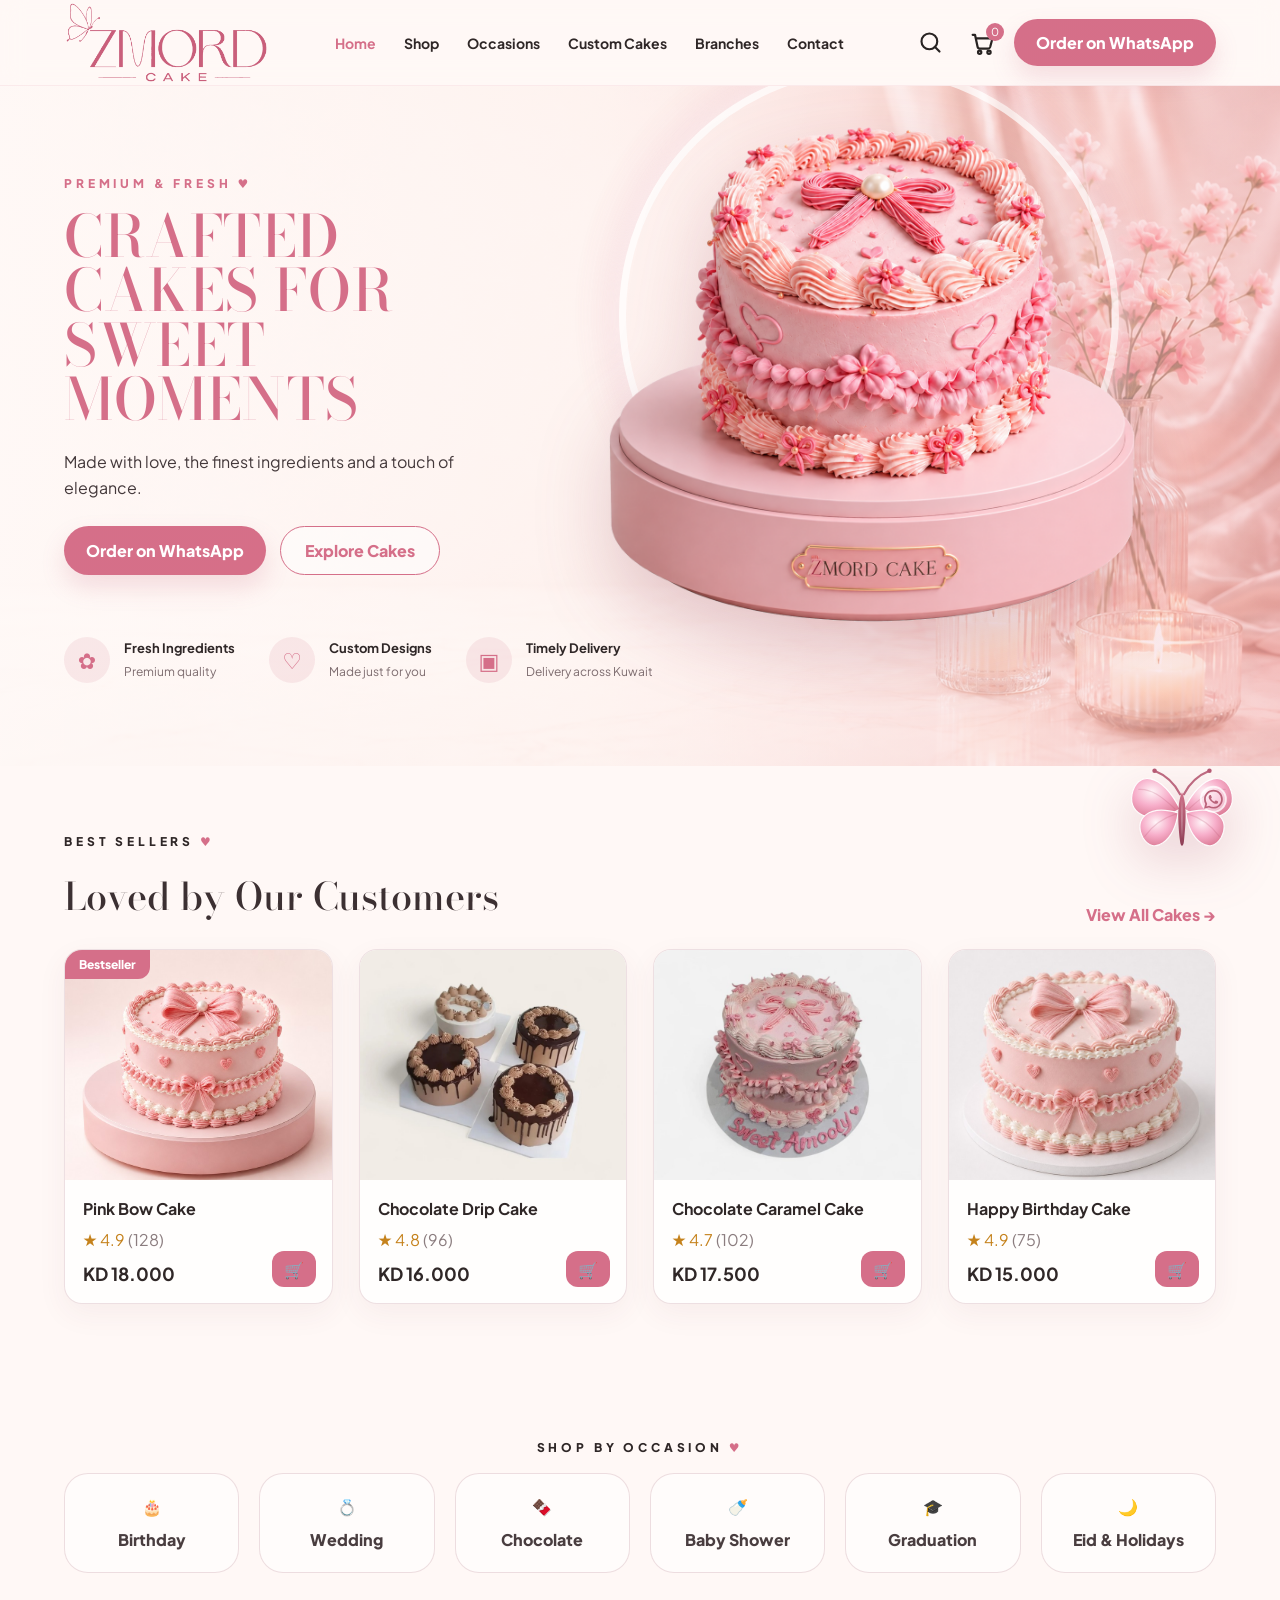
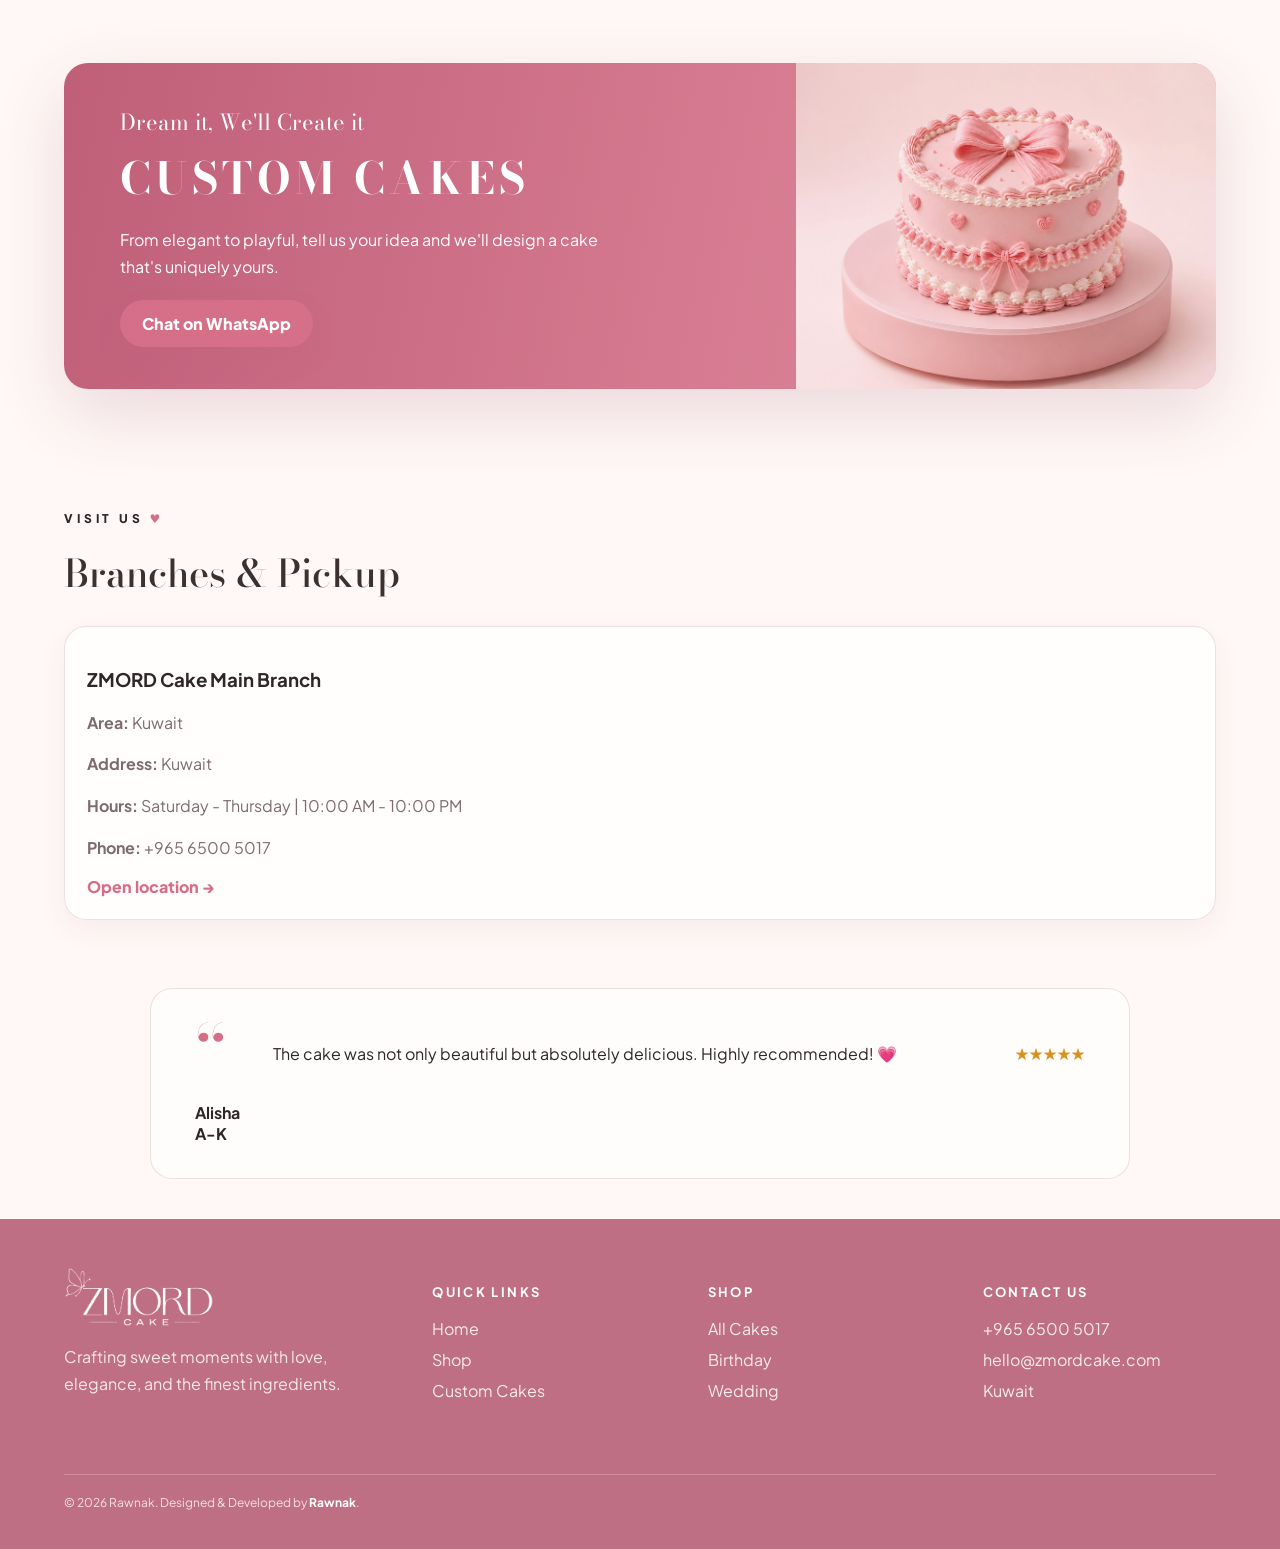
<file: index.html>
<!doctype html><html lang="en"><head><meta charset="UTF-8"/>
  <meta name="viewport" content="width=device-width, initial-scale=1.0"/>
  <meta name="color-scheme" content="light dark"/>
  <meta name="supported-color-schemes" content="light dark"/>
  <meta name="theme-color" content="#fff8f6"/>
  <meta name="theme-color" media="(prefers-color-scheme: dark)" content="#fff8f6"/>
  <link rel="icon" href="assets/favicon.ico" sizes="any">
  <link rel="icon" type="image/png" href="assets/favicon.png">
  <link rel="apple-touch-icon" sizes="180x180" href="assets/apple-touch-icon.png">
  <link rel="preconnect" href="https://fonts.googleapis.com"><link rel="preconnect" href="https://fonts.gstatic.com" crossorigin>
  <link href="https://fonts.googleapis.com/css2?family=Bodoni+Moda:wght@400;500;600;700&family=Plus+Jakarta+Sans:wght@400;500;600;700&family=Cairo:wght@400;600;700;800&display=swap" rel="stylesheet">
  <script>const zmordSystemDark=window.matchMedia&&window.matchMedia("(prefers-color-scheme: dark)").matches;document.documentElement.dataset.theme=zmordSystemDark?"dark":"light";document.documentElement.style.colorScheme="light dark";</script>
  <link rel="stylesheet" href="styles.css"/><title>ZMORD Cake — Sweet Moments</title></head><body>
<main class="page-shell">
<header class="navbar"><a class="brand" href="index.html"><img class="logo-light" data-logo-light src="assets/logo-light.png" alt="ZMORD Cake"><img class="logo-dark" data-logo-dark src="assets/logo-dark.png" alt="ZMORD Cake"></a><nav class="nav-links"><a class="active" href="index.html">Home</a><a href="products.html">Shop</a><a href="#occasions">Occasions</a><a href="#custom">Custom Cakes</a><a href="#branches">Branches</a><a href="#contact">Contact</a></nav><div class="nav-actions"><button class="icon-btn search-btn" aria-label="Search"><svg viewBox="0 0 24 24" aria-hidden="true">
  <circle cx="11" cy="11" r="7"></circle>
  <path d="M20 20l-4.2-4.2"></path>
</svg></button><button class="icon-btn cart" aria-label="Cart"><span data-cart-count>0</span><svg viewBox="0 0 24 24" aria-hidden="true">
  <path d="M4 5h2l2.2 10.2a2 2 0 0 0 2 1.6h6.9a2 2 0 0 0 1.9-1.4L21 8H7"></path>
  <circle cx="10" cy="20" r="1.4"></circle>
  <circle cx="18" cy="20" r="1.4"></circle>
</svg></button><a class="whatsapp-nav" data-whatsapp href="https://wa.me/96565005017" target="_blank">Order on WhatsApp</a></div><button class="menu-btn">☰</button></header>
<section class="hero" data-section="hero"><img class="hero-bg" data-hero-bg src="assets/hero-bg.png" alt=""><div class="petals-layer" aria-hidden="true"></div><div class="hero-content"><div class="hero-copy"><p class="eyebrow"><span data-hero-eyebrow>PREMIUM & FRESH</span> <span>♥</span></p><h1><span data-hero-title>Crafted Cakes for</span><span data-hero-highlight>Sweet Moments</span></h1><p class="subtext" data-hero-text>Made with love, the finest ingredients and a touch of elegance.</p><div class="hero-buttons"><a class="btn primary" data-whatsapp href="https://wa.me/96565005017" target="_blank">Order on WhatsApp</a><a class="btn ghost" href="products.html">Explore Cakes</a></div></div><div class="hero-stage"><div class="light-ring"></div><img class="cake-img" data-hero-cake src="assets/hero-cake.png" alt="Cake"></div></div><div class="trust-row"><article><span>✿</span><strong>Fresh Ingredients</strong><small>Premium quality</small></article><article><span>♡</span><strong>Custom Designs</strong><small>Made just for you</small></article><article><span>▣</span><strong>Timely Delivery</strong><small data-delivery-text>Delivery across Kuwait</small></article></div></section>
<section class="section products" data-section="featured"><div class="section-head"><div><p class="eyebrow">BEST SELLERS <span>♥</span></p><h2>Loved by Our Customers</h2></div><a class="text-link" href="products.html">View All Cakes →</a></div><div class="product-grid" data-featured-products></div></section>
<section class="section" id="occasions" data-section="occasions"><p class="eyebrow center">SHOP BY OCCASION <span>♥</span></p><div class="occasion-grid"><a href="products.html?category=birthday">🎂<span>Birthday</span></a><a href="products.html?category=wedding">💍<span>Wedding</span></a><a href="products.html?category=chocolate">🍫<span>Chocolate</span></a><a href="products.html?category=baby">🍼<span>Baby Shower</span></a><a href="products.html?category=graduation">🎓<span>Graduation</span></a><a href="products.html">🌙<span>Eid & Holidays</span></a></div></section>
<section class="custom-banner" id="custom" data-section="custom"><div><p>Dream it, We'll Create it</p><h2>Custom Cakes</h2><span>From elegant to playful, tell us your idea and we'll design a cake that's uniquely yours.</span><a class="btn primary" data-whatsapp href="https://wa.me/96565005017" target="_blank">Chat on WhatsApp</a></div><img src="assets/product-base.jpg" alt=""></section>
<section class="section" id="branches" data-section="branches"><div class="section-head"><div><p class="eyebrow">VISIT US <span>♥</span></p><h2>Branches & Pickup</h2></div></div><div class="branch-grid" data-branches></div></section>
<section class="section testimonial" data-section="testimonials"><div class="quote">“</div><p>The cake was not only beautiful but absolutely delicious. Highly recommended! 💗</p><div class="rating">★★★★★</div><strong>Alisha A-K</strong></section>
<footer class="footer" id="contact"><div class="footer-logo"><img data-footer-logo src="assets/logo-clean-white.png" alt=""><p>Crafting sweet moments with love, elegance, and the finest ingredients.</p></div><div><h4>Quick Links</h4><a href="index.html">Home</a><a href="products.html">Shop</a><a href="#custom">Custom Cakes</a></div><div><h4>Shop</h4><a href="products.html">All Cakes</a><a href="products.html?category=birthday">Birthday</a><a href="products.html?category=wedding">Wedding</a></div><div><h4>Contact Us</h4><a data-phone href="tel:+96565005017">+965 6500 5017</a><a data-email href="mailto:hello@zmordcake.com">hello@zmordcake.com</a><a href="#branches">Kuwait</a></div><div class="copyright">© 2026 Rawnak. Designed &amp; Developed by <strong>Rawnak</strong>.</div></footer></main>
<div class="modal" data-product-modal></div><div class="drawer" data-order-drawer></div><a class="floating-butterfly-whatsapp" href="https://wa.me/96565005017" target="_blank" rel="noopener" aria-label="Order on WhatsApp" data-butterfly-link>
  <svg class="butterfly-svg" viewBox="0 0 120 100" aria-hidden="true">
    <defs>
      <radialGradient id="wingGradient" cx="42%" cy="34%" r="78%">
        <stop offset="0%" stop-color="#fff5f8" />
        <stop offset="46%" stop-color="#f7aeca" />
        <stop offset="100%" stop-color="#d56f89" />
      </radialGradient>
      <linearGradient id="bodyGradient" x1="0" x2="0" y1="0" y2="1">
        <stop offset="0%" stop-color="#cf7088" />
        <stop offset="100%" stop-color="#8e3f56" />
      </linearGradient>
    </defs>

    <g class="butterfly-core">
      <path class="antenna" d="M58 34 C51 20, 42 14, 32 10" />
      <path class="antenna" d="M62 34 C69 20, 78 14, 88 10" />
      <circle class="antenna-dot" cx="32" cy="10" r="2.3" />
      <circle class="antenna-dot" cx="88" cy="10" r="2.3" />

      <g class="wing-left">
        <path class="wing-shape" d="M58 49 C38 11, 14 10, 9 34 C5 56, 31 66, 58 49Z" />
        <path class="wing-shape" d="M56 53 C26 44, 10 59, 20 78 C31 97, 52 82, 56 53Z" />
        <path class="wing-lines" d="M53 49 C39 36, 28 28, 16 29" />
        <path class="wing-lines" d="M54 54 C38 59, 29 67, 22 77" />
      </g>

      <g class="wing-right">
        <path class="wing-shape" d="M62 49 C82 11, 106 10, 111 34 C115 56, 89 66, 62 49Z" />
        <path class="wing-shape" d="M64 53 C94 44, 110 59, 100 78 C89 97, 68 82, 64 53Z" />
        <path class="wing-lines" d="M67 49 C81 36, 92 28, 104 29" />
        <path class="wing-lines" d="M66 54 C82 59, 91 67, 98 77" />

        <g class="whatsapp-wing-badge">
          <circle class="whatsapp-badge-bg" cx="92" cy="39" r="12.8" />
          <path class="whatsapp-mark" transform="translate(80.2 27.2) scale(.74)" d="M16.03 3C8.88 3 3.08 8.8 3.08 15.95c0 2.28.6 4.5 1.74 6.45L3 29l6.78-1.78a12.86 12.86 0 0 0 6.25 1.6h.01C23.18 28.82 29 23.02 29 15.87 29 8.74 23.18 3 16.03 3Zm0 23.62h-.01c-1.86 0-3.69-.5-5.29-1.45l-.38-.23-4.02 1.05 1.07-3.91-.25-.4a10.66 10.66 0 0 1-1.65-5.73c0-5.82 4.73-10.55 10.56-10.55 2.82 0 5.47 1.1 7.46 3.09a10.48 10.48 0 0 1 3.09 7.43c0 5.82-4.75 10.7-10.58 10.7Zm5.79-7.9c-.32-.16-1.88-.93-2.17-1.04-.29-.1-.5-.16-.72.16-.21.32-.83 1.04-1.02 1.25-.19.21-.38.24-.7.08-.32-.16-1.35-.5-2.57-1.58-.95-.85-1.59-1.9-1.78-2.22-.19-.32-.02-.49.14-.65.15-.15.32-.38.48-.57.16-.19.21-.32.32-.53.1-.21.05-.4-.03-.56-.08-.16-.72-1.73-.98-2.37-.26-.62-.52-.54-.72-.55h-.61c-.21 0-.56.08-.85.4-.29.32-1.12 1.09-1.12 2.66s1.15 3.09 1.31 3.3c.16.21 2.27 3.46 5.5 4.85.77.33 1.37.53 1.84.68.77.25 1.47.21 2.03.13.62-.09 1.88-.77 2.15-1.51.27-.75.27-1.39.19-1.52-.08-.13-.29-.21-.61-.37Z" />
        </g>
      </g>

      <path class="body" d="M60 32 C56 41, 55 55, 58 82 C58.5 88, 61.5 88, 62 82 C65 55, 64 41, 60 32Z" />
      <path class="body-highlight" d="M60 39 C59 52, 59 65, 60 79 C60.8 65, 60.8 52, 60 39Z" />
    </g>
  </svg>
</a><script src="data.js"></script><script src="firebase-config.js"></script><script src="firebase-service.js"></script><script src="script.js"></script></body></html>
</file>
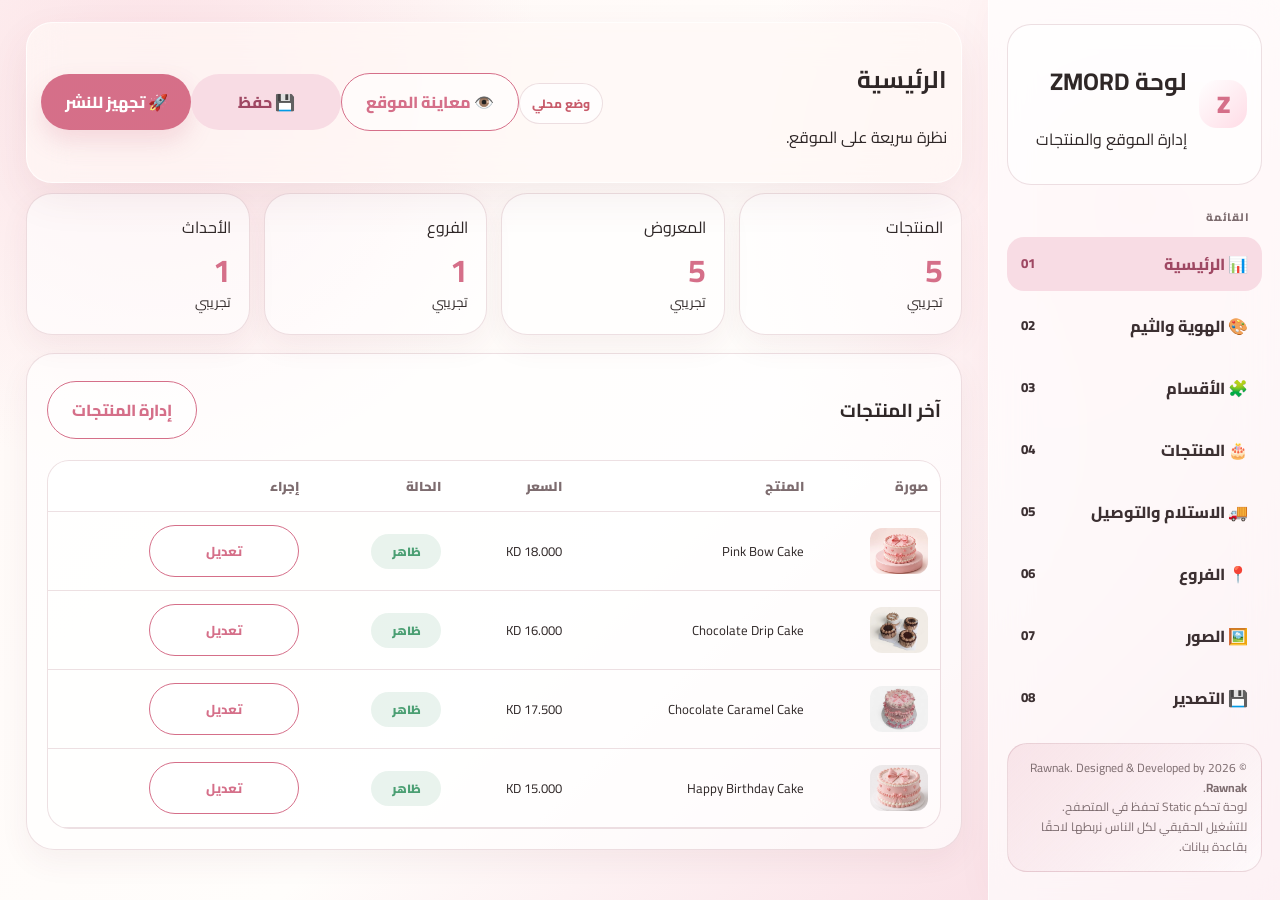
<file: admin.html>
<!doctype html><html lang="ar" dir="rtl"><head><meta charset="UTF-8"/>
  <meta name="viewport" content="width=device-width, initial-scale=1.0"/>
  <meta name="color-scheme" content="light dark"/>
  <meta name="supported-color-schemes" content="light dark"/>
  <meta name="theme-color" content="#fff8f6"/>
  <meta name="theme-color" media="(prefers-color-scheme: dark)" content="#fff8f6"/>
  <link rel="icon" href="assets/favicon.ico" sizes="any">
  <link rel="icon" type="image/png" href="assets/favicon.png">
  <link rel="apple-touch-icon" sizes="180x180" href="assets/apple-touch-icon.png">
  <link rel="preconnect" href="https://fonts.googleapis.com"><link rel="preconnect" href="https://fonts.gstatic.com" crossorigin>
  <link href="https://fonts.googleapis.com/css2?family=Bodoni+Moda:wght@400;500;600;700&family=Plus+Jakarta+Sans:wght@400;500;600;700&family=Cairo:wght@400;600;700;800&display=swap" rel="stylesheet">
  <script>const zmordSystemDark=window.matchMedia&&window.matchMedia("(prefers-color-scheme: dark)").matches;document.documentElement.dataset.theme=zmordSystemDark?"dark":"light";document.documentElement.style.colorScheme="light dark";</script>
  <link rel="stylesheet" href="styles.css"/><title>ZMORD Admin Dashboard</title></head><body class="admin-body">
<div class="admin-app"><aside class="sidebar"><div class="brand-box"><div class="brand-mark">Z</div><div><h1>لوحة ZMORD</h1><p>إدارة الموقع والمنتجات</p></div></div><div class="nav-title">القائمة</div><nav class="admin-nav"><button class="active" data-tab="overview"><span>📊 الرئيسية</span><small>01</small></button><button data-tab="appearance"><span>🎨 الهوية والثيم</span><small>02</small></button><button data-tab="sections"><span>🧩 الأقسام</span><small>03</small></button><button data-tab="products"><span>🎂 المنتجات</span><small>04</small></button><button data-tab="delivery"><span>🚚 الاستلام والتوصيل</span><small>05</small></button><button data-tab="branches"><span>📍 الفروع</span><small>06</small></button><button data-tab="media"><span>🖼️ الصور</span><small>07</small></button><button data-tab="export"><span>💾 التصدير</span><small>08</small></button></nav><div class="sidebar-note">© 2026 Rawnak. Designed &amp; Developed by <strong>Rawnak</strong>.<br>لوحة تحكم Static تحفظ في المتصفح. للتشغيل الحقيقي لكل الناس نربطها لاحقًا بقاعدة بيانات.</div></aside>
<main class="admin-main"><header class="topbar"><div><h2 data-page-title>الرئيسية</h2><p data-page-subtitle>نظرة سريعة على الموقع.</p></div><div class="top-actions"><span class="backend-status offline" data-backend-status>وضع محلي</span><a class="btn ghost" href="index.html" target="_blank">👁️ معاينة الموقع</a><button class="btn soft" data-save>💾 حفظ</button><button class="btn primary" data-open-export>🚀 تجهيز للنشر</button></div></header>
<section class="admin-section active" data-section-admin="overview"><div class="stats-grid" data-stats></div><div class="card"><div class="card-head"><h3>آخر المنتجات</h3><button class="btn ghost" data-jump="products">إدارة المنتجات</button></div><div class="table-wrap"><table><thead><tr><th>صورة</th><th>المنتج</th><th>السعر</th><th>الحالة</th><th>إجراء</th></tr></thead><tbody data-overview-products></tbody></table></div></div></section>
<section class="admin-section" data-section-admin="appearance"><div class="card"><h3>اللوجو والثيم والهيرو</h3><div class="admin-form" data-settings-form></div><div class="top-actions" style="margin-top:14px"><button class="btn primary" data-save-settings>حفظ الإعدادات</button></div></div></section>
<section class="admin-section" data-section-admin="sections"><div class="card"><h3>إظهار وإخفاء الأقسام</h3><div data-sections-form></div></div></section>
<section class="admin-section" data-section-admin="products"><div class="grid-2"><div class="card"><div class="card-head"><h3>إضافة / تعديل منتج</h3><button class="btn ghost" data-clear-product>منتج جديد</button></div><div class="admin-form" data-product-form></div><div class="top-actions" style="margin-top:14px"><button class="btn primary" data-save-product>حفظ المنتج</button><button class="btn danger" data-delete-selected>حذف المحدد</button></div></div><div class="card"><h3>معاينة المنتج</h3><div class="product-preview"><img data-preview-image src="assets/product-base.jpg"><div><h4 data-preview-name>Product name</h4><p data-preview-desc>Description</p><strong data-preview-price>KD 0.000</strong></div></div></div></div><div class="card" style="margin-top:16px"><div class="table-wrap"><table><thead><tr><th>صورة</th><th>الاسم</th><th>القسم</th><th>السعر</th><th>ظهور</th><th>إجراءات</th></tr></thead><tbody data-products-table></tbody></table></div></div></section>
<section class="admin-section" data-section-admin="delivery"><div class="grid-3" data-delivery-list></div></section>
<section class="admin-section" data-section-admin="branches"><div class="grid-2"><div class="card"><h3>إضافة / تعديل فرع</h3><div class="admin-form" data-branch-form></div><div class="top-actions" style="margin-top:14px"><button class="btn primary" data-save-branch>حفظ الفرع</button><button class="btn ghost" data-clear-branch>فرع جديد</button></div></div><div class="card"><h3>الفروع الحالية</h3><div data-branch-list></div></div></div></section>
<section class="admin-section" data-section-admin="media"><div class="card"><h3>مكتبة الصور</h3><div class="media-grid" data-media-grid></div></div></section>
<section class="admin-section" data-section-admin="export"><div class="grid-2"><div class="card"><h3>تصدير البيانات</h3><p>انسخ الناتج وضعه داخل data.js للنشر الدائم.</p><button class="btn primary" data-export>توليد data.js</button><button class="btn danger" data-reset>إرجاع الافتراضي</button></div><div class="card"><h3>الناتج</h3><div class="export-box" data-export-box>اضغط توليد data.js</div></div></div></section></main></div>
<script src="data.js"></script><script src="firebase-config.js"></script><script src="firebase-service.js"></script><script src="admin.js"></script></body></html>
</file>
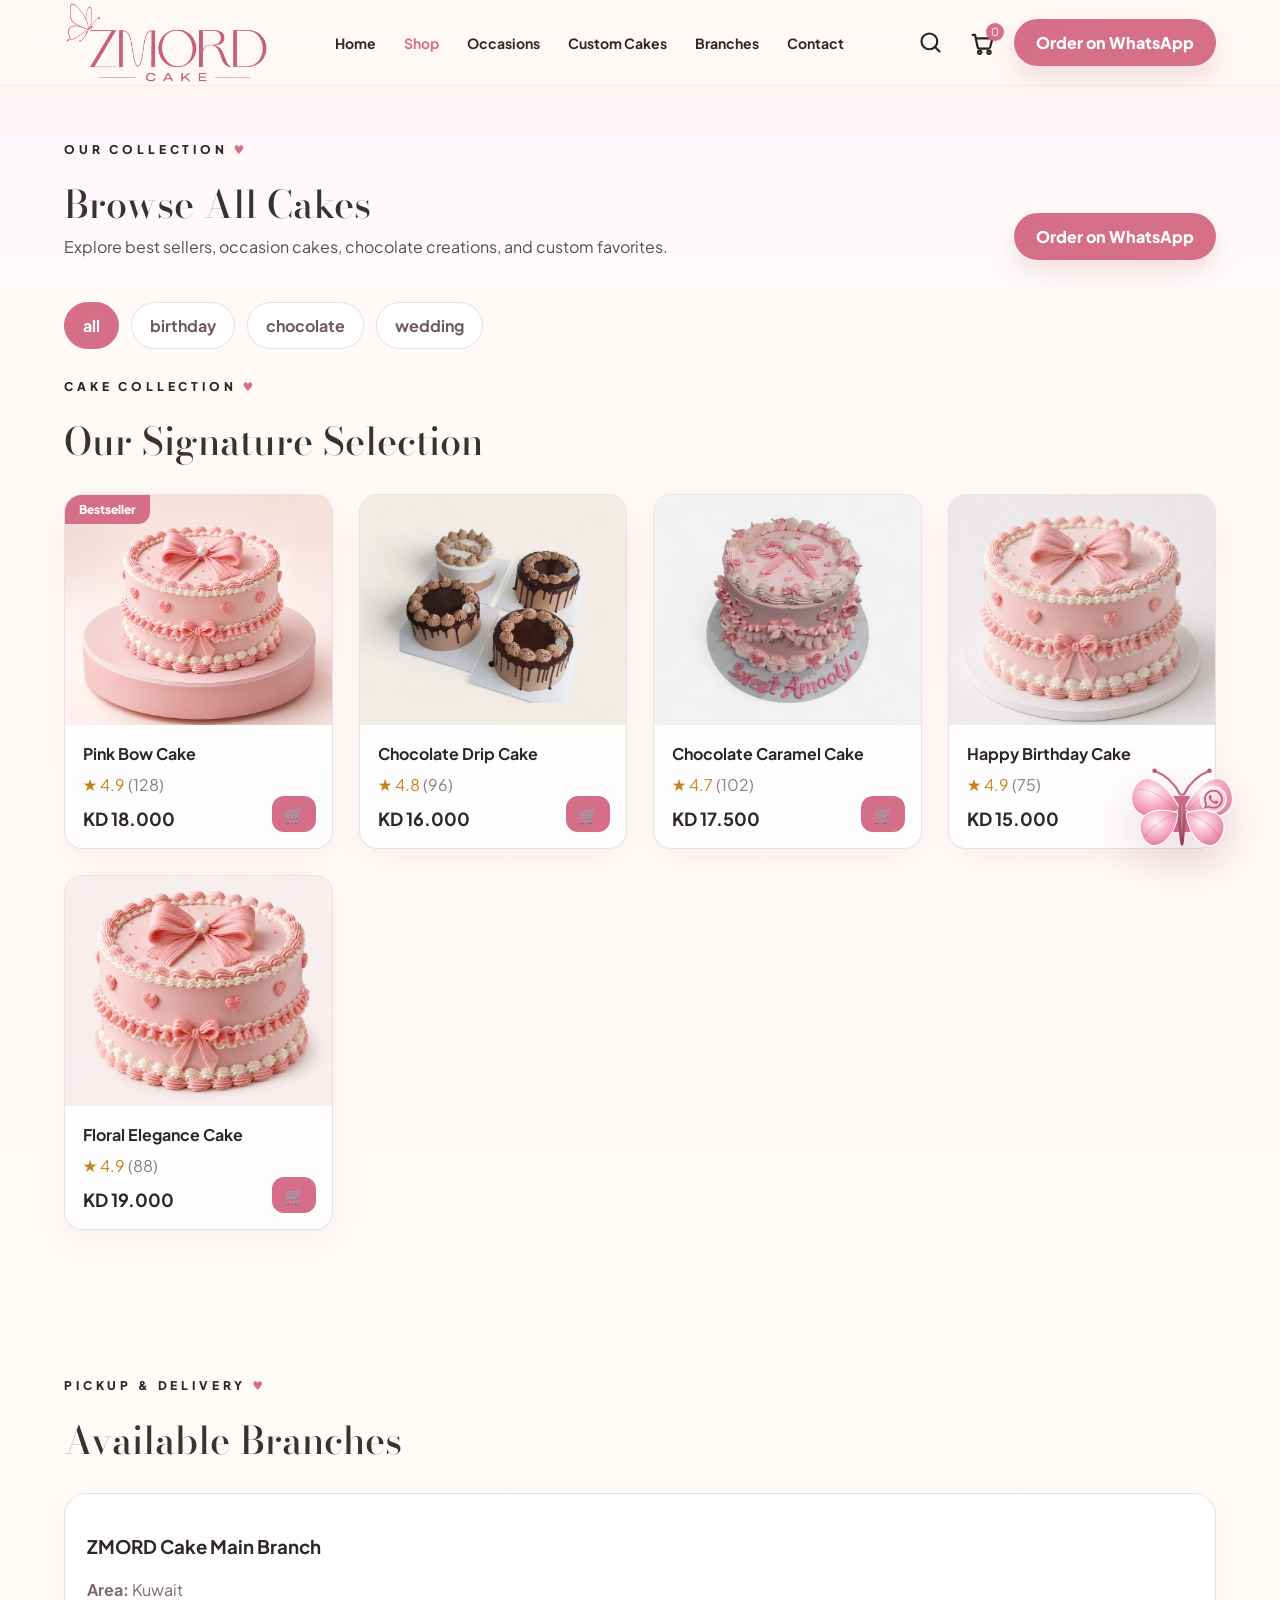
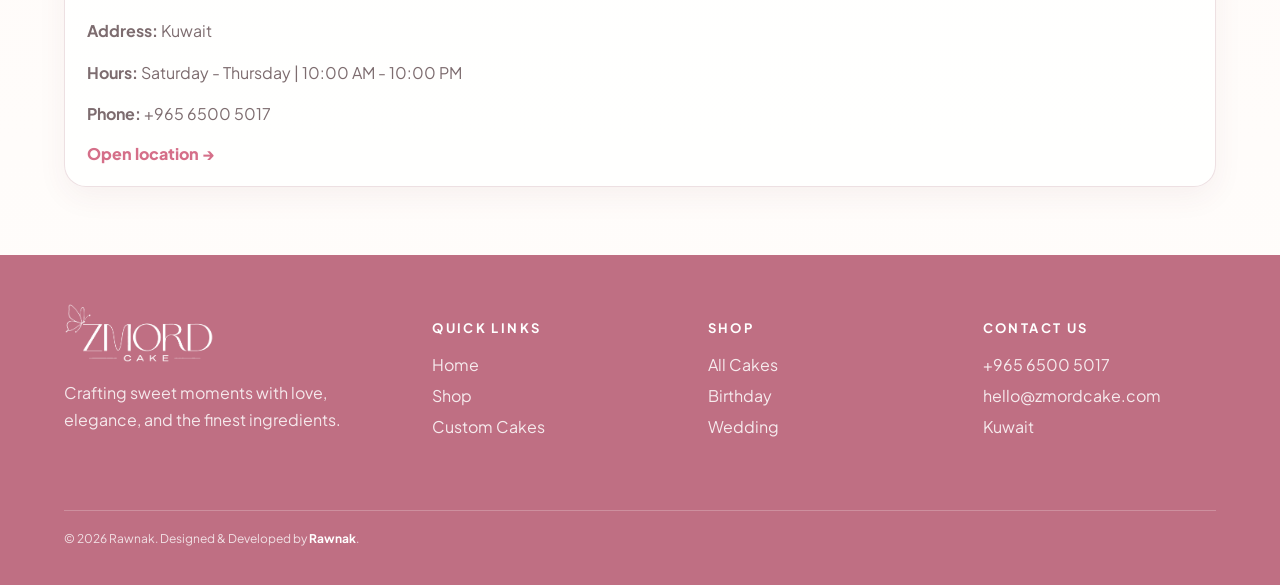
<file: products.html>
<!doctype html><html lang="en"><head><meta charset="UTF-8"/>
  <meta name="viewport" content="width=device-width, initial-scale=1.0"/>
  <meta name="color-scheme" content="light dark"/>
  <meta name="supported-color-schemes" content="light dark"/>
  <meta name="theme-color" content="#fff8f6"/>
  <meta name="theme-color" media="(prefers-color-scheme: dark)" content="#fff8f6"/>
  <link rel="icon" href="assets/favicon.ico" sizes="any">
  <link rel="icon" type="image/png" href="assets/favicon.png">
  <link rel="apple-touch-icon" sizes="180x180" href="assets/apple-touch-icon.png">
  <link rel="preconnect" href="https://fonts.googleapis.com"><link rel="preconnect" href="https://fonts.gstatic.com" crossorigin>
  <link href="https://fonts.googleapis.com/css2?family=Bodoni+Moda:wght@400;500;600;700&family=Plus+Jakarta+Sans:wght@400;500;600;700&family=Cairo:wght@400;600;700;800&display=swap" rel="stylesheet">
  <script>const zmordSystemDark=window.matchMedia&&window.matchMedia("(prefers-color-scheme: dark)").matches;document.documentElement.dataset.theme=zmordSystemDark?"dark":"light";document.documentElement.style.colorScheme="light dark";</script>
  <link rel="stylesheet" href="styles.css"/><title>All Cakes — ZMORD Cake</title></head><body>
<main class="page-shell products-page-shell"><header class="navbar inner-navbar"><a class="brand" href="index.html"><img class="logo-light" data-logo-light src="assets/logo-light.png" alt=""><img class="logo-dark" data-logo-dark src="assets/logo-dark.png" alt=""></a><nav class="nav-links"><a href="index.html">Home</a><a class="active" href="products.html">Shop</a><a href="index.html#occasions">Occasions</a><a href="index.html#custom">Custom Cakes</a><a href="index.html#branches">Branches</a><a href="#contact">Contact</a></nav><div class="nav-actions"><button class="icon-btn search-btn" aria-label="Search"><svg viewBox="0 0 24 24" aria-hidden="true">
  <circle cx="11" cy="11" r="7"></circle>
  <path d="M20 20l-4.2-4.2"></path>
</svg></button><button class="icon-btn cart" aria-label="Cart"><span data-cart-count>0</span><svg viewBox="0 0 24 24" aria-hidden="true">
  <path d="M4 5h2l2.2 10.2a2 2 0 0 0 2 1.6h6.9a2 2 0 0 0 1.9-1.4L21 8H7"></path>
  <circle cx="10" cy="20" r="1.4"></circle>
  <circle cx="18" cy="20" r="1.4"></circle>
</svg></button><a class="whatsapp-nav" data-whatsapp href="https://wa.me/96565005017" target="_blank">Order on WhatsApp</a></div><button class="menu-btn">☰</button></header>
<section class="products-hero"><div><p class="eyebrow">OUR COLLECTION <span>♥</span></p><h1>Browse All Cakes</h1><p>Explore best sellers, occasion cakes, chocolate creations, and custom favorites.</p></div><a class="btn primary" data-whatsapp href="https://wa.me/96565005017" target="_blank">Order on WhatsApp</a></section><section class="section filters-bar"><div class="filter-chip-row" data-filters></div></section><section class="section products full-products"><div class="section-head"><div><p class="eyebrow">CAKE COLLECTION <span>♥</span></p><h2>Our Signature Selection</h2></div></div><div class="product-grid all-grid" data-all-products></div></section><section class="section" data-section="branches"><div class="section-head"><div><p class="eyebrow">PICKUP & DELIVERY <span>♥</span></p><h2>Available Branches</h2></div></div><div class="branch-grid" data-branches></div></section><footer class="footer" id="contact"><div class="footer-logo"><img data-footer-logo src="assets/logo-clean-white.png" alt=""><p>Crafting sweet moments with love, elegance, and the finest ingredients.</p></div><div><h4>Quick Links</h4><a href="index.html">Home</a><a href="products.html">Shop</a><a href="index.html#custom">Custom Cakes</a></div><div><h4>Shop</h4><a href="products.html">All Cakes</a><a href="?category=birthday">Birthday</a><a href="?category=wedding">Wedding</a></div><div><h4>Contact Us</h4><a data-phone href="tel:+96565005017">+965 6500 5017</a><a data-email href="mailto:hello@zmordcake.com">hello@zmordcake.com</a><a href="#">Kuwait</a></div><div class="copyright">© 2026 Rawnak. Designed &amp; Developed by <strong>Rawnak</strong>.</div></footer></main>
<div class="modal" data-product-modal></div><div class="drawer" data-order-drawer></div><a class="floating-butterfly-whatsapp" href="https://wa.me/96565005017" target="_blank" rel="noopener" aria-label="Order on WhatsApp" data-butterfly-link>
  <svg class="butterfly-svg" viewBox="0 0 120 100" aria-hidden="true">
    <defs>
      <radialGradient id="wingGradient" cx="42%" cy="34%" r="78%">
        <stop offset="0%" stop-color="#fff5f8" />
        <stop offset="46%" stop-color="#f7aeca" />
        <stop offset="100%" stop-color="#d56f89" />
      </radialGradient>
      <linearGradient id="bodyGradient" x1="0" x2="0" y1="0" y2="1">
        <stop offset="0%" stop-color="#cf7088" />
        <stop offset="100%" stop-color="#8e3f56" />
      </linearGradient>
    </defs>

    <g class="butterfly-core">
      <path class="antenna" d="M58 34 C51 20, 42 14, 32 10" />
      <path class="antenna" d="M62 34 C69 20, 78 14, 88 10" />
      <circle class="antenna-dot" cx="32" cy="10" r="2.3" />
      <circle class="antenna-dot" cx="88" cy="10" r="2.3" />

      <g class="wing-left">
        <path class="wing-shape" d="M58 49 C38 11, 14 10, 9 34 C5 56, 31 66, 58 49Z" />
        <path class="wing-shape" d="M56 53 C26 44, 10 59, 20 78 C31 97, 52 82, 56 53Z" />
        <path class="wing-lines" d="M53 49 C39 36, 28 28, 16 29" />
        <path class="wing-lines" d="M54 54 C38 59, 29 67, 22 77" />
      </g>

      <g class="wing-right">
        <path class="wing-shape" d="M62 49 C82 11, 106 10, 111 34 C115 56, 89 66, 62 49Z" />
        <path class="wing-shape" d="M64 53 C94 44, 110 59, 100 78 C89 97, 68 82, 64 53Z" />
        <path class="wing-lines" d="M67 49 C81 36, 92 28, 104 29" />
        <path class="wing-lines" d="M66 54 C82 59, 91 67, 98 77" />

        <g class="whatsapp-wing-badge">
          <circle class="whatsapp-badge-bg" cx="92" cy="39" r="12.8" />
          <path class="whatsapp-mark" transform="translate(80.2 27.2) scale(.74)" d="M16.03 3C8.88 3 3.08 8.8 3.08 15.95c0 2.28.6 4.5 1.74 6.45L3 29l6.78-1.78a12.86 12.86 0 0 0 6.25 1.6h.01C23.18 28.82 29 23.02 29 15.87 29 8.74 23.18 3 16.03 3Zm0 23.62h-.01c-1.86 0-3.69-.5-5.29-1.45l-.38-.23-4.02 1.05 1.07-3.91-.25-.4a10.66 10.66 0 0 1-1.65-5.73c0-5.82 4.73-10.55 10.56-10.55 2.82 0 5.47 1.1 7.46 3.09a10.48 10.48 0 0 1 3.09 7.43c0 5.82-4.75 10.7-10.58 10.7Zm5.79-7.9c-.32-.16-1.88-.93-2.17-1.04-.29-.1-.5-.16-.72.16-.21.32-.83 1.04-1.02 1.25-.19.21-.38.24-.7.08-.32-.16-1.35-.5-2.57-1.58-.95-.85-1.59-1.9-1.78-2.22-.19-.32-.02-.49.14-.65.15-.15.32-.38.48-.57.16-.19.21-.32.32-.53.1-.21.05-.4-.03-.56-.08-.16-.72-1.73-.98-2.37-.26-.62-.52-.54-.72-.55h-.61c-.21 0-.56.08-.85.4-.29.32-1.12 1.09-1.12 2.66s1.15 3.09 1.31 3.3c.16.21 2.27 3.46 5.5 4.85.77.33 1.37.53 1.84.68.77.25 1.47.21 2.03.13.62-.09 1.88-.77 2.15-1.51.27-.75.27-1.39.19-1.52-.08-.13-.29-.21-.61-.37Z" />
        </g>
      </g>

      <path class="body" d="M60 32 C56 41, 55 55, 58 82 C58.5 88, 61.5 88, 62 82 C65 55, 64 41, 60 32Z" />
      <path class="body-highlight" d="M60 39 C59 52, 59 65, 60 79 C60.8 65, 60.8 52, 60 39Z" />
    </g>
  </svg>
</a><script src="data.js"></script><script src="firebase-config.js"></script><script src="firebase-service.js"></script><script src="script.js"></script></body></html>
</file>
<file: styles.css>
:root,:root[data-theme="light"],:root[data-theme="dark"]{color-scheme:light dark;--rose:#d56f89;--rose-dark:#9f4863;--rose-soft:#f8dce4;--cream:#fff8f6;--ivory:#fffdfb;--text:#2f2727;--muted:#7d6c6f;--line:rgba(154,82,101,.18);--shadow:0 24px 70px rgba(132,58,78,.16);--card:rgba(255,255,255,.76);--soft:rgba(255,255,255,.52);--footer:#bf6f83;--good:#4b9f73;--danger:#c85c6b}
@media(prefers-color-scheme:dark){:root{--rose:#d56f89;--rose-dark:#9f4863;--rose-soft:#f8dce4;--cream:#fff8f6;--ivory:#fffdfb;--text:#2f2727;--muted:#7d6c6f;--line:rgba(154,82,101,.18);--shadow:0 24px 70px rgba(132,58,78,.16);--card:rgba(255,255,255,.76);--soft:rgba(255,255,255,.52);--footer:#bf6f83}}
*{box-sizing:border-box;forced-color-adjust:none}html{scroll-behavior:smooth;background:var(--cream)!important;color-scheme:light dark}body{margin:0;background:var(--cream)!important;color:var(--text)!important;font-family:"Plus Jakarta Sans","Cairo",system-ui,sans-serif}img,svg,video,canvas{max-width:100%;display:block;filter:none!important;mix-blend-mode:normal!important}a{text-decoration:none;color:inherit}button,input,textarea,select{font:inherit;color-scheme:light dark}button{cursor:pointer}.hidden{display:none!important}
.navbar{position:relative;z-index:20;height:86px;display:flex;align-items:center;gap:28px;padding:0 clamp(18px,5vw,92px);background:rgba(255,248,246,.72);backdrop-filter:blur(12px);border-bottom:1px solid rgba(213,111,137,.1)}.brand{width:205px;display:block;flex:0 0 auto}.brand img{width:100%;height:auto}.logo-dark{display:none}:root[data-theme=dark] .logo-light{display:none!important}:root[data-theme=dark] .logo-dark{display:block!important}@media(prefers-color-scheme:dark){.logo-light{display:none!important}.logo-dark{display:block!important}}
.nav-links{display:flex;align-items:center;gap:28px;margin-inline:auto;font-weight:700;font-size:14px}.nav-links a.active,.nav-links a:hover{color:var(--rose)}.nav-actions{display:flex;align-items:center;gap:12px}.icon-btn{width:40px;height:40px;border:0;background:transparent;display:grid;place-items:center;position:relative}.cart span{position:absolute;right:-2px;top:0;width:18px;height:18px;background:var(--rose);color:#fff;border-radius:50%;font-size:11px;display:grid;place-items:center}.whatsapp-nav,.btn.primary{background:linear-gradient(135deg,var(--rose),#d66f88);color:#fff!important;border:0;border-radius:999px;padding:13px 22px;font-weight:800;box-shadow:0 12px 25px rgba(201,95,123,.18)}.menu-btn{display:none;border:0;background:transparent;font-size:26px;color:var(--text)}
.hero{position:relative;min-height:680px;padding:28px clamp(18px,5vw,92px) 40px;background:linear-gradient(90deg,#fff9f7 0%,#fff6f4 48%,#f7cdd3 100%)!important;overflow:hidden}.hero-bg{position:absolute;inset:0;width:100%;height:100%;object-fit:cover;opacity:.72;z-index:0}.hero:after{content:"";position:absolute;inset:0;background:linear-gradient(90deg,rgba(255,250,248,.93),rgba(255,248,246,.66) 46%,rgba(246,204,211,.30));z-index:1}.hero-content,.trust-row{position:relative;z-index:3}.hero-content{display:grid;grid-template-columns:minmax(390px,38%) minmax(560px,62%);align-items:center;min-height:500px;gap:20px}.eyebrow{font-size:12px;letter-spacing:.32em;font-weight:800;color:var(--text)!important;margin:0 0 18px;text-transform:uppercase}.eyebrow span{color:var(--rose)}.hero h1{font-family:"Bodoni Moda",Georgia,serif;font-size:clamp(58px,4.15vw,76px);line-height:.94;font-weight:500;text-transform:uppercase;letter-spacing:.01em;margin:0;color:var(--text)!important;max-width:590px}.hero h1 span{display:block;color:var(--rose)!important}.subtext{font-size:16px;line-height:1.65;color:#44393b!important;max-width:460px;margin:22px 0 24px}.hero-buttons{display:flex;gap:14px;flex-wrap:wrap}.btn{display:inline-flex;align-items:center;justify-content:center;gap:10px;border-radius:999px;padding:13px 24px;font-weight:800;min-width:150px;border:0}.btn.ghost{border:1px solid var(--rose);color:var(--rose)!important;background:rgba(255,255,255,.5)}.btn.soft{background:var(--rose-soft);color:var(--rose-dark)}.btn.danger{background:rgba(200,92,107,.12);color:var(--danger)}.btn.small{padding:9px 14px;min-width:0;font-size:13px}
.hero-stage{position:relative;min-height:460px;display:grid;place-items:center}.cake-img{position:relative;width:min(650px,88%);filter:drop-shadow(0 32px 36px rgba(141,57,80,.22))!important;z-index:2;animation:floatCake 6s ease-in-out infinite}.light-ring{position:absolute;width:min(500px,42vw);aspect-ratio:1;border:7px solid rgba(255,255,255,.86);border-radius:50%;box-shadow:0 0 30px rgba(255,255,255,.9),0 0 45px rgba(215,111,137,.45);transform:translateY(-12%);opacity:.82}.trust-row{display:flex;gap:34px}.trust-row article{display:grid;grid-template-columns:46px auto;column-gap:14px;align-items:center}.trust-row span{grid-row:1/3;width:46px;height:46px;border-radius:50%;display:grid;place-items:center;background:rgba(201,95,123,.11);color:var(--rose);font-size:22px}.trust-row strong{font-size:13px}.trust-row small{color:var(--muted);font-size:12px}
.section{padding:68px clamp(18px,5vw,92px)}.section-head{display:flex;justify-content:space-between;align-items:end;margin-bottom:24px;gap:20px}.section h2,.products-hero h1{font-family:"Bodoni Moda",Georgia,serif;font-size:38px;margin:0;color:#3c3032!important;font-weight:500}.text-link{font-weight:800;color:var(--rose)!important}.product-grid{display:grid;grid-template-columns:repeat(4,minmax(0,1fr));gap:26px}.product-card{position:relative;background:var(--card)!important;border:1px solid var(--line);border-radius:18px;overflow:hidden;box-shadow:0 10px 30px rgba(116,52,68,.06);transition:.35s;color:var(--text)!important}.product-card:hover{transform:translateY(-5px);box-shadow:var(--shadow)}.product-card.bestseller:before{content:"Bestseller";position:absolute;top:0;left:0;background:var(--rose);color:#fff;padding:7px 14px;border-radius:0 0 12px 0;font-size:12px;font-weight:800;z-index:2}.product-card img{width:100%;height:230px;object-fit:cover;background:#fff;cursor:pointer}.product-info{position:relative;padding:18px}.product-info h3{margin:0 0 10px;font-size:16px}.product-info p{margin:0 0 12px;color:#c5821c}.product-info p span{color:#8b7d7f}.product-info strong{font-size:18px}.product-info button{position:absolute;right:16px;bottom:16px;width:44px;height:36px;border:0;border-radius:12px;background:var(--rose);color:#fff}.center{text-align:center}.occasion-grid{display:grid;grid-template-columns:repeat(6,1fr);gap:20px}.occasion-grid a{display:flex;flex-direction:column;align-items:center;gap:12px;padding:22px 14px;background:var(--soft)!important;border:1px solid var(--line);border-radius:24px;color:#493d3f!important;font-weight:800}.occasion-grid a:first-letter{font-size:30px}
.custom-banner{margin:22px clamp(18px,5vw,92px) 54px;border-radius:24px;min-height:210px;display:grid;grid-template-columns:1fr 420px;align-items:center;overflow:hidden;background:linear-gradient(100deg,#bf5f78,#e68fa2)!important;color:#fff!important;box-shadow:var(--shadow)}.custom-banner>div{padding:42px 56px}.custom-banner p{margin:0 0 5px;font-family:"Bodoni Moda",serif;font-size:22px}.custom-banner h2{margin:0 0 14px;text-transform:uppercase;font-family:"Bodoni Moda",serif;font-size:44px;letter-spacing:.1em}.custom-banner span{display:block;max-width:500px;line-height:1.7;margin-bottom:20px}.custom-banner img{width:100%;height:100%;object-fit:cover;opacity:.86}.branch-grid{display:grid;grid-template-columns:repeat(auto-fit,minmax(260px,1fr));gap:18px}.branch-card{background:var(--card);border:1px solid var(--line);border-radius:22px;padding:22px;box-shadow:0 10px 30px rgba(116,52,68,.06)}.branch-card p{color:var(--muted);line-height:1.6}.testimonial{max-width:980px;margin:0 auto 40px;padding:34px 44px;border:1px solid var(--line);border-radius:22px;background:rgba(255,255,255,.62)!important;display:grid;grid-template-columns:60px 1fr auto;gap:18px;align-items:center}.quote{font-family:"Bodoni Moda",serif;font-size:76px;color:var(--rose);line-height:.8}.rating{color:#d8911d}.footer{display:grid;grid-template-columns:1.4fr repeat(3,1fr);gap:42px;background:var(--footer)!important;color:#fff!important;padding:48px clamp(18px,5vw,92px) 36px}.footer img{width:150px}.footer p{max-width:280px;line-height:1.7;color:rgba(255,255,255,.84)!important}.footer h4{letter-spacing:.18em;text-transform:uppercase;font-size:13px}.footer a{display:block;color:rgba(255,255,255,.86)!important;margin:10px 0}
.products-page-shell{background:linear-gradient(180deg,#fff8f6 0%,#fffdfb 100%)!important}.inner-navbar{position:sticky;top:0}.products-hero{display:flex;align-items:end;justify-content:space-between;gap:30px;padding:56px clamp(18px,5vw,92px) 28px;background:linear-gradient(180deg,rgba(255,245,246,.94),rgba(255,252,251,.92))}.products-hero p:last-child{max-width:640px;color:#5a4b4f;line-height:1.7;margin:0}.filters-bar{padding-top:14px;padding-bottom:6px}.filter-chip-row{display:flex;gap:12px;flex-wrap:wrap}.filter-chip{padding:12px 18px;border-radius:999px;border:1px solid var(--line);background:#fff;color:#6f5960;font-weight:700}.filter-chip.active,.filter-chip:hover{background:var(--rose);border-color:var(--rose);color:#fff}.full-products{padding-top:24px;padding-bottom:80px}
.modal,.drawer{position:fixed;inset:0;z-index:95;display:none}.modal.active{display:grid;place-items:center;padding:18px}.modal:before,.drawer-backdrop{content:"";position:absolute;inset:0;background:rgba(47,39,39,.32);backdrop-filter:blur(4px)}.modal-card{position:relative;background:var(--ivory);border-radius:24px;box-shadow:var(--shadow);width:min(880px,96vw);max-height:90vh;overflow:auto;display:grid;grid-template-columns:1fr 1fr}.modal-card>img{width:100%;height:100%;object-fit:cover}.modal-content{padding:26px}.modal-close,.drawer-close{position:absolute;right:16px;top:12px;border:0;background:rgba(255,255,255,.8);font-size:30px;border-radius:50%;width:42px;height:42px}.specs{padding-left:18px;color:var(--muted);line-height:1.8}.drawer.active{display:block}.drawer-panel{position:absolute;right:0;top:0;height:100%;width:min(430px,92vw);background:var(--ivory);box-shadow:-20px 0 50px rgba(0,0,0,.15);padding:24px;overflow:auto}.form-grid{display:grid;gap:12px;margin-top:18px}.form-grid input,.form-grid textarea,.form-grid select{width:100%;border:1px solid var(--line);border-radius:14px;padding:13px 14px;background:#fff;color:var(--text)}
.floating-butterfly-whatsapp{position:fixed;right:34px;bottom:34px;width:128px;height:112px;z-index:40;display:grid;place-items:center;filter:drop-shadow(0 18px 26px rgba(156,61,86,.22))!important}.butterfly-svg{width:118px;height:98px;overflow:visible}.butterfly-core{transform-origin:60px 54px;animation:floatButterfly 4s ease-in-out infinite}.wing-left{transform-origin:58px 52px;animation:flapLeft .82s ease-in-out infinite}.wing-right{transform-origin:62px 52px;animation:flapRight .82s ease-in-out infinite}.wing-shape{fill:url(#wingGradient);stroke:rgba(255,255,255,.92);stroke-width:1.2}.wing-lines{fill:none;stroke:rgba(181,81,108,.22);stroke-width:1.2;stroke-linecap:round}.body{fill:url(#bodyGradient)}.body-highlight{fill:rgba(255,255,255,.35)}.antenna{fill:none;stroke:#b65a73;stroke-width:2.2;stroke-linecap:round;opacity:.9}.antenna-dot{fill:#b65a73}.whatsapp-wing-badge{transform-origin:93px 40px;animation:badgePulse 3.2s ease-in-out infinite;opacity:.96}.whatsapp-badge-bg{fill:rgba(255,255,255,.42);stroke:rgba(255,255,255,.78);stroke-width:2}.whatsapp-mark{fill:#b85f76}
.admin-body{font-family:"Cairo",system-ui,sans-serif;overflow:hidden;background:radial-gradient(circle at 12% 10%,rgba(245,185,202,.38),transparent 28%),radial-gradient(circle at 88% 22%,rgba(255,227,232,.82),transparent 30%),linear-gradient(135deg,#fff8f6,#fffdfb 54%,#f8d6df)!important}.admin-app{min-height:100vh;display:grid;grid-template-columns:292px 1fr}.sidebar{background:rgba(255,255,255,.66);border-left:1px solid rgba(255,255,255,.76);box-shadow:18px 0 50px rgba(132,58,78,.08);padding:24px 18px;backdrop-filter:blur(20px)}.brand-box{display:flex;align-items:center;gap:12px;padding:14px;border-radius:24px;background:rgba(255,255,255,.64);border:1px solid var(--line);margin-bottom:18px}.brand-mark{width:48px;height:48px;border-radius:18px;display:grid;place-items:center;background:linear-gradient(135deg,#fff,#ffdce6);color:var(--rose);font-weight:900;font-size:24px}.nav-title{margin:22px 12px 10px;color:var(--muted);font-size:11px;font-weight:800;letter-spacing:.08em;text-transform:uppercase}.admin-nav{display:grid;gap:8px}.admin-nav button{border:0;width:100%;text-align:right;display:flex;align-items:center;justify-content:space-between;gap:10px;border-radius:17px;padding:12px 14px;background:transparent;color:#3c3032;font-weight:800}.admin-nav button:hover,.admin-nav button.active{background:var(--rose-soft);color:var(--rose-dark)}.sidebar-note{margin-top:18px;padding:14px;border-radius:20px;background:linear-gradient(135deg,rgba(213,111,137,.14),rgba(255,255,255,.58));border:1px solid var(--line);color:var(--muted);font-size:12px;line-height:1.65}.admin-main{height:100vh;overflow:auto;padding:22px 26px 48px}.topbar{position:sticky;top:0;z-index:10;display:flex;align-items:center;justify-content:space-between;gap:16px;padding:14px;margin:-8px 0 18px;border-radius:26px;background:rgba(255,248,246,.72);border:1px solid rgba(255,255,255,.72);backdrop-filter:blur(18px);box-shadow:0 16px 40px rgba(132,58,78,.08)}.admin-section{display:none;animation:fadeUp .32s ease both}.admin-section.active{display:block}@keyframes fadeUp{from{opacity:0;transform:translateY(10px)}to{opacity:1;transform:none}}.stats-grid{display:grid;grid-template-columns:repeat(4,minmax(0,1fr));gap:14px;margin-bottom:18px}.stat{min-height:118px;border-radius:26px;padding:18px;background:rgba(255,255,255,.64);border:1px solid var(--line);box-shadow:0 12px 30px rgba(116,52,68,.06);position:relative;overflow:hidden}.stat strong{display:block;margin-top:12px;font-size:32px;color:var(--rose);line-height:1}.grid-2{display:grid;grid-template-columns:1.1fr .9fr;gap:16px;align-items:start}.grid-3{display:grid;grid-template-columns:repeat(3,minmax(0,1fr));gap:14px}.card{background:rgba(255,255,255,.66);border:1px solid var(--line);border-radius:28px;box-shadow:0 12px 30px rgba(116,52,68,.06);padding:20px}.card-head{display:flex;align-items:center;justify-content:space-between;gap:12px;margin-bottom:14px}.admin-form{display:grid;grid-template-columns:repeat(2,minmax(0,1fr));gap:12px}.admin-form label{display:grid;gap:7px;font-weight:800}.admin-form input,.admin-form textarea,.admin-form select{width:100%;border:1px solid var(--line);border-radius:16px;background:rgba(255,255,255,.78);color:var(--text);outline:none;padding:12px 14px}.admin-form textarea{min-height:96px;resize:vertical}.full{grid-column:1/-1}.switch-row{display:flex;align-items:center;justify-content:space-between;gap:12px;padding:13px 14px;border-radius:18px;background:rgba(255,255,255,.52);border:1px solid var(--line);margin-bottom:10px}.toggle{width:54px;height:30px;border-radius:999px;border:0;background:#ead5da;position:relative}.toggle:after{content:"";position:absolute;top:4px;right:4px;width:22px;height:22px;border-radius:50%;background:#fff;box-shadow:0 6px 14px rgba(0,0,0,.12);transition:.2s}.toggle.on{background:var(--rose)}.toggle.on:after{right:28px}.table-wrap{overflow:auto;border-radius:22px;border:1px solid var(--line);background:rgba(255,255,255,.45)}table{width:100%;border-collapse:collapse;min-width:780px}th,td{padding:13px 12px;border-bottom:1px solid var(--line);text-align:right;font-size:13px}th{color:var(--muted);font-weight:900;background:rgba(255,255,255,.46)}td img{width:58px;height:46px;border-radius:12px;object-fit:cover}.pill{display:inline-flex;align-items:center;justify-content:center;min-width:70px;padding:6px 10px;border-radius:999px;font-size:12px;font-weight:900}.pill.on{background:rgba(75,159,115,.12);color:var(--good)}.pill.off{background:rgba(200,92,107,.12);color:var(--danger)}.product-preview{border-radius:24px;overflow:hidden;background:rgba(255,255,255,.7);border:1px solid var(--line)}.product-preview img{width:100%;height:230px;object-fit:cover}.product-preview div{padding:16px}.image-tools{display:grid;grid-template-columns:1fr auto;gap:8px;align-items:center}.file-input-wrap{position:relative;overflow:hidden;border-radius:16px;border:1px dashed rgba(159,72,99,.28);background:rgba(255,255,255,.58);padding:13px 14px;color:var(--rose-dark);font-weight:900;text-align:center}.file-input-wrap input[type=file]{position:absolute;inset:0;opacity:0}.image-note{display:block;margin-top:6px;color:var(--muted);font-size:11px;line-height:1.5}.export-box{min-height:240px;border-radius:22px;border:1px dashed rgba(159,72,99,.32);background:rgba(255,255,255,.45);padding:16px;direction:ltr;text-align:left;white-space:pre-wrap;overflow:auto;color:#5b4a4e;font-family:ui-monospace,Menlo,Consolas,monospace;font-size:12px}.media-grid{display:grid;grid-template-columns:repeat(4,minmax(0,1fr));gap:12px}.media-item{border-radius:20px;overflow:hidden;border:1px solid var(--line);background:rgba(255,255,255,.55)}.media-item img{width:100%;height:110px;object-fit:cover}.media-item span{display:block;padding:9px;font-size:12px;color:var(--muted);direction:ltr;text-align:left}
@keyframes floatCake{0%,100%{transform:translateY(0)}50%{transform:translateY(-12px)}}@keyframes floatButterfly{0%,100%{transform:translateY(0) rotate(-3deg)}50%{transform:translateY(-10px) rotate(4deg)}}@keyframes flapLeft{0%,100%{transform:rotateY(0deg) rotate(-2deg)}50%{transform:rotateY(48deg) rotate(-12deg) scaleX(.78)}}@keyframes flapRight{0%,100%{transform:rotateY(0deg) rotate(2deg)}50%{transform:rotateY(-48deg) rotate(12deg) scaleX(.78)}}@keyframes badgePulse{0%,100%{transform:scale(1)}50%{transform:scale(1.08)}}@media(max-width:1180px){.hero-content{grid-template-columns:1fr}.product-grid{grid-template-columns:repeat(2,1fr)}.occasion-grid{grid-template-columns:repeat(3,1fr)}.custom-banner{grid-template-columns:1fr}.footer{grid-template-columns:1fr 1fr}.admin-app{grid-template-columns:1fr}.admin-main{height:auto}.grid-2{grid-template-columns:1fr}.stats-grid,.grid-3{grid-template-columns:repeat(2,1fr)}}@media(max-width:720px){.navbar{height:64px;padding:0 14px;gap:10px}.brand{width:128px}.nav-links,.whatsapp-nav,.hide-sm{display:none}.menu-btn{display:block}.hero{min-height:auto;padding:10px 14px 28px;background:linear-gradient(180deg,#fff9f7 0%,#fff6f4 54%,#f7cdd3 100%)!important}.hero-content{display:block;min-height:0}.hero h1{font-size:clamp(34px,11vw,43px);line-height:1.02;max-width:330px}.subtext{max-width:290px;font-size:12.5px}.hero-stage{min-height:285px;display:flex;align-items:center;justify-content:center}.cake-img{width:min(108%,430px);max-width:430px;margin:auto}.light-ring{left:50%;width:245px;border-width:5px;transform:translate(-50%,-10%)}.trust-row{display:grid;grid-template-columns:repeat(3,1fr);gap:8px}.trust-row article{grid-template-columns:28px 1fr;gap:7px}.trust-row span{width:28px;height:28px;font-size:14px}.trust-row strong{font-size:9.5px}.trust-row small{font-size:8.5px}.section,.products-hero{padding:34px 14px}.section h2,.products-hero h1{font-size:24px}.section-head,.products-hero{align-items:flex-start;flex-direction:column}.product-grid,.all-grid{grid-template-columns:repeat(2,minmax(0,1fr));gap:12px}.product-card img{height:128px}.product-info{padding:10px;min-height:116px}.product-info h3{font-size:11px}.product-info p{font-size:10px}.product-info strong{font-size:12px}.product-info button{right:9px;bottom:9px;width:30px;height:26px}.occasion-grid{grid-template-columns:repeat(3,1fr);gap:9px}.occasion-grid a{min-height:62px;padding:12px 6px;font-size:10px}.custom-banner{margin:8px 14px 34px;border-radius:18px}.custom-banner>div{padding:24px 20px}.custom-banner h2{font-size:24px}.custom-banner img{height:210px}.testimonial{margin:14px;padding:24px 18px;grid-template-columns:1fr;text-align:center}.footer{grid-template-columns:1fr 1fr;gap:22px 18px;padding:30px 18px 74px}.footer-logo{grid-column:1/-1}.footer img{width:112px}.floating-butterfly-whatsapp{right:8px;bottom:10px;width:70px;height:62px}.butterfly-svg{width:66px;height:55px}.modal-card{grid-template-columns:1fr}.modal-card>img{height:280px}.admin-body{overflow:auto}.admin-main{padding:14px 12px 40px}.topbar{align-items:flex-start;flex-direction:column}.stats-grid,.grid-3,.admin-form,.media-grid{grid-template-columns:1fr}.sidebar{padding:18px 12px}.admin-nav{grid-template-columns:repeat(2,minmax(0,1fr))}.admin-nav button{font-size:12px;padding:10px}}


/* Rawnak copyright */
.copyright{
  grid-column:1/-1;
  width:100%;
  margin-top:18px;
  padding-top:18px;
  border-top:1px solid rgba(255,255,255,.22);
  color:rgba(255,255,255,.78);
  font-size:12px;
  line-height:1.7;
}
.copyright strong{color:#fff}
.backend-status{
  display:inline-flex;
  align-items:center;
  gap:8px;
  padding:8px 12px;
  border-radius:999px;
  background:rgba(255,255,255,.65);
  border:1px solid var(--line);
  color:var(--muted);
  font-size:12px;
  font-weight:800;
}
.backend-status.connected{color:var(--good)}
.backend-status.offline{color:var(--danger)}
.login-panel{
  max-width:420px;
  margin:0 auto 18px;
  padding:16px;
  border-radius:22px;
  background:rgba(255,255,255,.66);
  border:1px solid var(--line);
}


/* =========================================================
   V8 EXACT BUTTERFLY
   CSS from your uploaded file, plus safe integration fixes.
========================================================= */

/* Hero petals layer behind content */
.hero {
  position: relative !important;
  isolation: isolate !important;
  overflow: hidden !important;
}

.hero-bg {
  z-index: 0 !important;
}

.hero::after {
  z-index: 1 !important;
}

.petals-layer {
  position: absolute !important;
  left: 0 !important;
  right: 0 !important;
  top: 86px !important;
  bottom: 0 !important;
  z-index: 2 !important;
  pointer-events: none !important;
  overflow: hidden !important;
}

.hero-content,
.hero-copy,
.hero-stage,
.trust-row {
  position: relative !important;
  z-index: 4 !important;
}

/* Petal fallback if petal image assets are missing */
.petal {
  position: absolute !important;
  top: -90px !important;
  background-size: contain !important;
  background-repeat: no-repeat !important;
  background-position: center !important;
  opacity: .72 !important;
  filter: drop-shadow(0 8px 10px rgba(177,79,99,.08)) !important;
  animation: petalFall linear infinite !important;
}

.petal::before {
  content: "" !important;
  position: absolute !important;
  inset: 10% !important;
  border-radius: 80% 0 80% 0 !important;
  background:
    radial-gradient(circle at 28% 28%, rgba(255,255,255,.92), transparent 24%),
    linear-gradient(135deg, rgba(255,182,202,.62), rgba(213,111,137,.34)) !important;
  transform: rotate(-18deg) !important;
}

.petal.blur {
  filter: blur(1px) drop-shadow(0 8px 10px rgba(177,79,99,.08)) !important;
  opacity: .42 !important;
}

.petal.front {
  opacity: .45 !important;
  filter: blur(.7px) drop-shadow(0 8px 10px rgba(177,79,99,.08)) !important;
}

@keyframes petalFall {
  0%{transform:translate3d(0,-10vh,0) rotate(0deg);opacity:0}
  10%{opacity:var(--op,.72)}
  40%{transform:translate3d(var(--drift1,40px),38vh,0) rotate(130deg)}
  70%{transform:translate3d(var(--drift2,-30px),72vh,0) rotate(240deg)}
  100%{transform:translate3d(var(--drift3,25px),112vh,0) rotate(360deg);opacity:0}
}

/* Uploaded butterfly CSS */
.floating-butterfly-whatsapp{
  position:fixed;
  right:34px;
  bottom:34px;
  width:128px;
  height:112px;
  z-index:30;
  display:grid;
  place-items:center;
  text-decoration:none;
  isolation:isolate;
  cursor:pointer;
  filter:drop-shadow(0 18px 26px rgba(156,61,86,.22));
}

.butterfly-svg{
  width:118px;
  height:98px;
  overflow:visible;
}

.butterfly-core{
  transform-origin:60px 54px;
  animation:floatButterfly 4s ease-in-out infinite;
}

.wing-left{
  transform-origin:58px 52px;
  animation:flapLeft .82s ease-in-out infinite;
}

.wing-right{
  transform-origin:62px 52px;
  animation:flapRight .82s ease-in-out infinite;
}

.wing-shape{
  fill:url(#wingGradient);
  stroke:rgba(255,255,255,.92);
  stroke-width:1.2;
}

.wing-lines{
  fill:none;
  stroke:rgba(181,81,108,.22);
  stroke-width:1.2;
  stroke-linecap:round;
}

.body{
  fill:url(#bodyGradient);
}

.body-highlight{
  fill:rgba(255,255,255,.35);
}

.antenna{
  fill:none;
  stroke:#b65a73;
  stroke-width:2.2;
  stroke-linecap:round;
  opacity:.9;
}

.antenna-dot{
  fill:#b65a73;
}

.whatsapp-wing-badge{
  transform-origin:93px 40px;
  animation:badgePulse 3.2s ease-in-out infinite;
  opacity:.96;
}

.whatsapp-badge-bg{
  fill:rgba(255,255,255,.42);
  stroke:rgba(255,255,255,.78);
  stroke-width:2;
}

.whatsapp-mark{
  fill:#b85f76;
}

.floating-butterfly-whatsapp:hover .wing-left,
.floating-butterfly-whatsapp:hover .wing-right{
  animation-duration:.48s;
}

.floating-butterfly-whatsapp:hover .butterfly-core{
  animation-duration:2.4s;
}

.butterfly-transition{
  position:fixed;
  inset:0;
  z-index:9999;
  pointer-events:none;
  overflow:hidden;
  background:rgba(255,248,246,0);
  opacity:0;
  transition:background .45s ease, opacity .2s ease;
}

.butterfly-transition.active{
  opacity:1;
  background:rgba(255,248,246,.18);
  backdrop-filter:blur(1.5px);
}

.leader-butterfly{
  position:fixed;
  left:var(--leader-x);
  top:var(--leader-y);
  width:118px;
  height:98px;
  z-index:10000;
  transform:translate(-50%,-50%) rotate(-3deg) scale(1);
  animation:leaderFlyOut 1.65s cubic-bezier(.18,.78,.2,1) forwards;
  filter:drop-shadow(0 18px 26px rgba(156,61,86,.22));
  pointer-events:none;
}

.leader-butterfly svg,
.swarm-butterfly svg{
  width:100%;
  height:100%;
  overflow:visible;
}

.swarm-butterfly{
  position:absolute;
  width:var(--size);
  height:var(--size);
  left:var(--start-x);
  top:var(--start-y);
  transform:translate(-50%,-50%) scale(.35) rotate(var(--start-r));
  opacity:0;
  animation:followLeaderFly 1.65s cubic-bezier(.16,.84,.22,1) forwards;
  animation-delay:var(--delay);
  filter:drop-shadow(0 12px 18px rgba(156,61,86,.2));
}

.leader-butterfly .mini-left{transform-origin:50% 55%;animation:miniFlapLeft .28s ease-in-out infinite}
.leader-butterfly .mini-right{transform-origin:50% 55%;animation:miniFlapRight .28s ease-in-out infinite}
.swarm-butterfly .mini-left{transform-origin:50% 55%;animation:miniFlapLeft .38s ease-in-out infinite}
.swarm-butterfly .mini-right{transform-origin:50% 55%;animation:miniFlapRight .38s ease-in-out infinite}

.transition-center-glow{
  position:fixed;
  left:var(--click-x);
  top:var(--click-y);
  width:34px;
  height:34px;
  border-radius:999px;
  background:radial-gradient(circle, rgba(255,255,255,.95), rgba(245,174,198,.75), transparent 72%);
  transform:translate(-50%,-50%) scale(0);
  animation:centerGlow 1.15s ease-out forwards;
}

@keyframes floatButterfly{
  0%,100%{transform:translateY(0) rotate(-3deg)}
  50%{transform:translateY(-10px) rotate(4deg)}
}

@keyframes flapLeft{
  0%,100%{transform:rotateY(0deg) rotate(-2deg)}
  50%{transform:rotateY(48deg) rotate(-12deg) scaleX(.78)}
}

@keyframes flapRight{
  0%,100%{transform:rotateY(0deg) rotate(2deg)}
  50%{transform:rotateY(-48deg) rotate(12deg) scaleX(.78)}
}

@keyframes badgePulse{
  0%,100%{transform:scale(1)}
  50%{transform:scale(1.08)}
}

@keyframes leaderFlyOut{
  0%{opacity:1;transform:translate(-50%,-50%) rotate(-3deg) scale(1)}
  28%{opacity:1;transform:translate(calc(var(--leader-mid-x) - var(--leader-x)), calc(var(--leader-mid-y) - var(--leader-y))) rotate(-18deg) scale(1.06)}
  100%{opacity:0;transform:translate(calc(var(--leader-end-x) - var(--leader-x)), calc(var(--leader-end-y) - var(--leader-y))) rotate(-34deg) scale(.74)}
}

@keyframes followLeaderFly{
  0%{opacity:0;transform:translate(-50%,-50%) scale(.22) rotate(var(--start-r))}
  10%{opacity:.95}
  35%{opacity:.95;transform:translate(calc(var(--mid-x) - var(--start-x)), calc(var(--mid-y) - var(--start-y))) scale(.78) rotate(var(--mid-r))}
  100%{opacity:0;transform:translate(calc(var(--end-x) - var(--start-x)), calc(var(--end-y) - var(--start-y))) scale(.56) rotate(var(--end-r))}
}

@keyframes centerGlow{
  0%{opacity:0;transform:translate(-50%,-50%) scale(0)}
  35%{opacity:.85}
  100%{opacity:0;transform:translate(-50%,-50%) scale(12)}
}

@keyframes miniFlapLeft{
  0%,100%{transform:rotateY(0deg) rotate(-4deg)}
  50%{transform:rotateY(58deg) rotate(-18deg) scaleX(.72)}
}

@keyframes miniFlapRight{
  0%,100%{transform:rotateY(0deg) rotate(4deg)}
  50%{transform:rotateY(-58deg) rotate(18deg)}
}

@media(max-width:720px){
  .floating-butterfly-whatsapp{
    right:16px;
    bottom:16px;
    width:104px;
    height:92px;
  }

  .butterfly-svg{
    width:98px;
    height:82px;
  }
}

/* Strong integration overrides */
.floating-butterfly-whatsapp {
  z-index: 80 !important;
}

.butterfly-transition {
  z-index: 999999 !important;
}

.leader-butterfly {
  z-index: 1000000 !important;
}

.swarm-butterfly {
  position: fixed !important;
  z-index: 999999 !important;
}

.icon-btn {
  font-size: 0 !important;
}

.icon-btn svg {
  width: 27px !important;
  height: 27px !important;
  fill: none !important;
  stroke: #282322 !important;
  stroke-width: 1.9 !important;
  stroke-linecap: round !important;
  stroke-linejoin: round !important;
}

.icon-btn.cart svg {
  width: 30px !important;
  height: 30px !important;
}

@media(max-width:720px){
  .petals-layer {
    top: 64px !important;
  }
}


/* =========================================================
   V13 EXACT PETALS CODE
   الكود مطابق لفكرة الورق اللي بعتها + تثبيت الطبقات
========================================================= */

.hero {
  position: relative !important;
  isolation: isolate !important;
  overflow: hidden !important;
}

.hero-bg {
  z-index: 0 !important;
}

.hero::after {
  z-index: 1 !important;
  pointer-events: none !important;
}

.petals-layer {
  position: absolute !important;
  left: 0 !important;
  right: 0 !important;
  top: 116px !important;
  bottom: 0 !important;
  z-index: 2 !important;
  pointer-events: none !important;
  overflow: hidden !important;
  display: block !important;
}

.petal {
  position: absolute !important;
  top: -90px !important;
  background-size: contain !important;
  background-repeat: no-repeat !important;
  background-position: center !important;
  opacity: .72 !important;
  filter: drop-shadow(0 8px 10px rgba(177,79,99,.08)) !important;
  animation: petalFall linear infinite !important;
}

.petal.blur {
  filter: blur(1px) !important;
  opacity: .42 !important;
}

.petal.front {
  opacity: .45 !important;
  filter: blur(.7px) !important;
}

@keyframes petalFall {
  0% {
    transform: translate3d(0,-10vh,0) rotate(0deg);
    opacity: 0;
  }

  10% {
    opacity: var(--op,.72);
  }

  40% {
    transform: translate3d(var(--drift1,40px),38vh,0) rotate(130deg);
  }

  70% {
    transform: translate3d(var(--drift2,-30px),72vh,0) rotate(240deg);
  }

  100% {
    transform: translate3d(var(--drift3,25px),112vh,0) rotate(360deg);
    opacity: 0;
  }
}

/* fallback لو صور petal-1.png لحد petal-8.png مش موجودة */
.petal::before {
  content: "" !important;
  position: absolute !important;
  inset: 8% !important;
  border-radius: 80% 0 80% 0 !important;
  background:
    radial-gradient(circle at 30% 25%, rgba(255,255,255,.90), transparent 25%),
    linear-gradient(135deg, rgba(255,182,202,.70), rgba(213,111,137,.42)) !important;
  transform: rotate(-18deg) !important;
}

.navbar,
.hero-content,
.trust-row {
  z-index: 4 !important;
}

.hero-content,
.hero-copy,
.hero-stage,
.trust-row {
  position: relative !important;
}

@media (max-width: 640px) {
  .petals-layer {
    top: 84px !important;
  }
}


/* =========================================================
   ZMORD V14 PETALS PATCH ONLY
   ضيف البلوك ده في آخر styles.css
   ورق ظاهر فوق الخلفية وورا الكلام والكيكة، بدون الاعتماد على صور petal
========================================================= */

.hero {
  position: relative !important;
  isolation: isolate !important;
  overflow: hidden !important;
}

.hero-bg {
  position: absolute !important;
  inset: 0 !important;
  z-index: 0 !important;
}

.hero::after {
  z-index: 1 !important;
  pointer-events: none !important;
}

.petals-layer {
  position: absolute !important;
  inset: 86px 0 0 0 !important;
  z-index: 2 !important;
  pointer-events: none !important;
  overflow: hidden !important;
  display: block !important;
  opacity: 1 !important;
}

.hero-content,
.hero-copy,
.hero-stage,
.trust-row {
  position: relative !important;
  z-index: 4 !important;
}

.zmord-final-petal {
  position: absolute !important;
  top: -70px !important;
  left: var(--x, 50%) !important;
  width: var(--size, 30px) !important;
  height: calc(var(--size, 30px) * .72) !important;
  border-radius: 80% 0 80% 0 !important;
  background:
    radial-gradient(circle at 28% 24%, rgba(255,255,255,.95), transparent 24%),
    linear-gradient(135deg, rgba(255, 180, 202, .92), rgba(213, 111, 137, .62)) !important;
  opacity: var(--op, .55) !important;
  filter: blur(var(--blur, 0px)) drop-shadow(0 8px 12px rgba(177,79,99,.16)) !important;
  transform: translate3d(0, -80px, 0) rotate(var(--r, 0deg)) !important;
  animation:
    zmordFinalPetalFall var(--duration, 11s) linear var(--delay, 0s) infinite,
    zmordFinalPetalSwing calc(var(--duration, 11s) * .42) ease-in-out var(--delay, 0s) infinite alternate !important;
  will-change: transform, margin-left, opacity !important;
}

.zmord-final-petal::after {
  content: "" !important;
  position: absolute !important;
  right: 20% !important;
  top: 45% !important;
  width: 46% !important;
  height: 1px !important;
  background: rgba(175, 70, 100, .32) !important;
  transform: rotate(-24deg) !important;
}

@keyframes zmordFinalPetalFall {
  0% {
    transform: translate3d(0, -90px, 0) rotate(var(--r, 0deg));
    opacity: 0;
  }

  8% {
    opacity: var(--op, .55);
  }

  42% {
    transform: translate3d(var(--drift1, 60px), 38vh, 0) rotate(calc(var(--r, 0deg) + 150deg));
  }

  72% {
    transform: translate3d(var(--drift2, -45px), 74vh, 0) rotate(calc(var(--r, 0deg) + 270deg));
  }

  100% {
    transform: translate3d(var(--drift3, 35px), 115vh, 0) rotate(calc(var(--r, 0deg) + 420deg));
    opacity: 0;
  }
}

@keyframes zmordFinalPetalSwing {
  0% {
    margin-left: -24px;
  }

  100% {
    margin-left: 32px;
  }
}

@media (max-width: 640px) {
  .petals-layer {
    inset: 64px 0 0 0 !important;
  }

  .zmord-final-petal {
    opacity: var(--op, .42) !important;
  }
}
</file>
